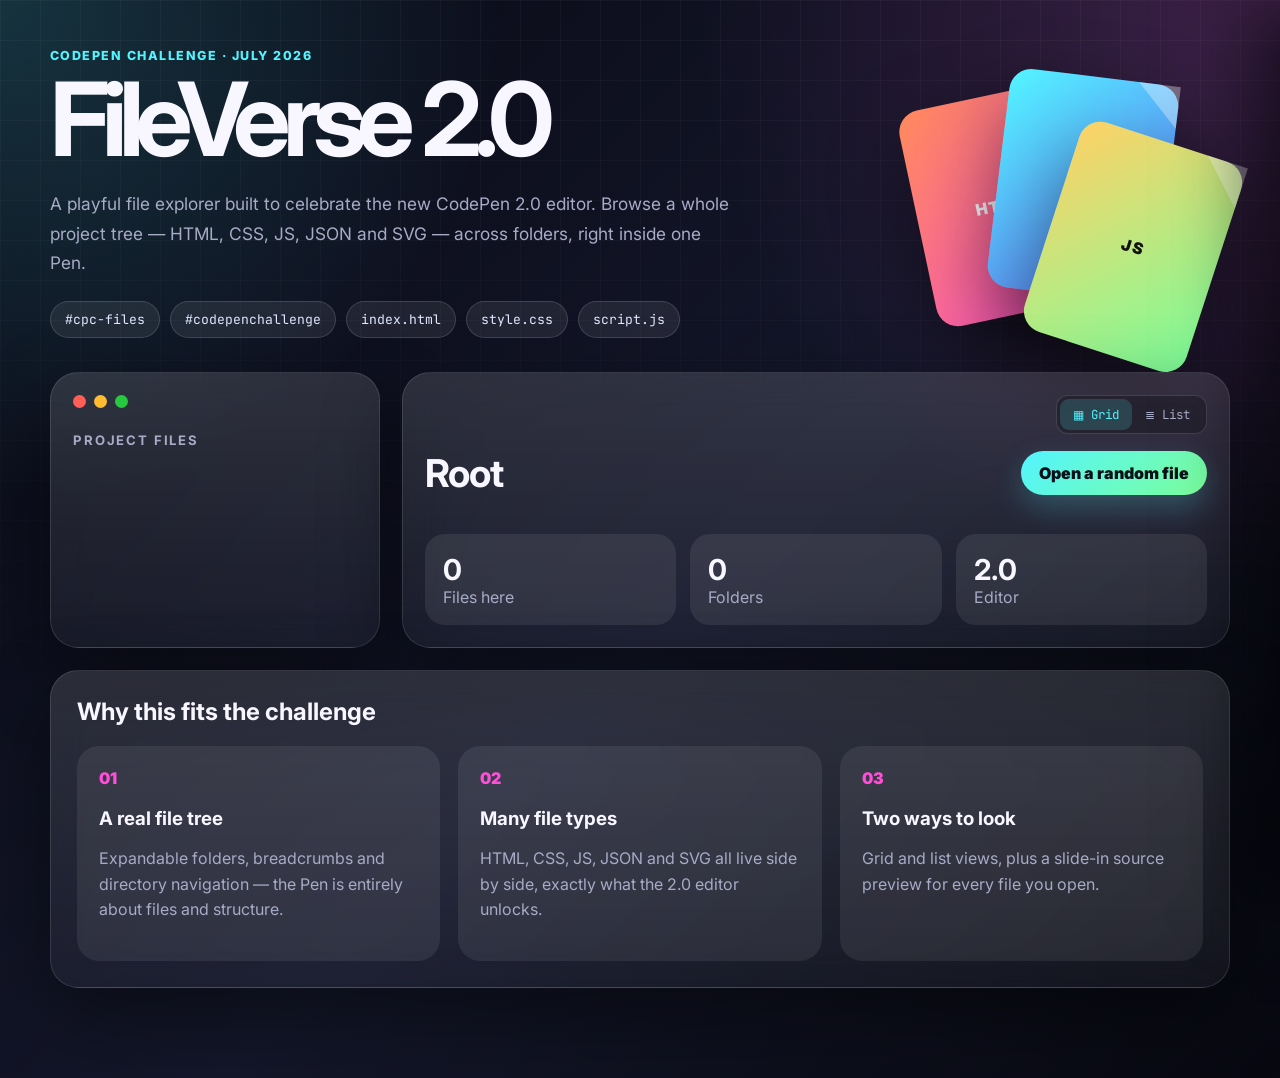
<file: index (16).html>
<!DOCTYPE html>
<html lang="en">
<head>
  <meta charset="UTF-8" />
  <meta name="viewport" content="width=device-width, initial-scale=1.0" />
  <title>FileVerse 2.0 — CodePen Challenge</title>
  <link rel="preconnect" href="https://fonts.googleapis.com" />
  <link rel="preconnect" href="https://fonts.gstatic.com" crossorigin />
  <link href="https://fonts.googleapis.com/css2?family=Inter:wght@400;600;800;900&family=JetBrains+Mono:wght@400;500;700&display=swap" rel="stylesheet" />
  <link rel="stylesheet" href="./style.css" />
</head>

<body>
  <main class="app">
    <!-- ── hero ── -->
    <section class="hero">
      <div>
        <p class="eyebrow">CodePen Challenge · July 2026</p>
        <h1>FileVerse 2.0</h1>
        <p class="subtitle">
          A playful file explorer built to celebrate the new CodePen 2.0 editor.
          Browse a whole project tree — HTML, CSS, JS, JSON and SVG — across folders,
          right inside one Pen.
        </p>
        <div class="tags">
          <span>#cpc-files</span>
          <span>#codepenchallenge</span>
          <span>index.html</span>
          <span>style.css</span>
          <span>script.js</span>
        </div>
      </div>

      <div class="file-stack" aria-hidden="true">
        <div class="paper html">HTML</div>
        <div class="paper css">CSS</div>
        <div class="paper js">JS</div>
      </div>
    </section>

    <!-- ── workspace ── -->
    <section class="workspace" aria-label="File browser workspace">
      <aside class="sidebar">
        <div class="window-controls" aria-hidden="true">
          <span></span><span></span><span></span>
        </div>
        <h2>Project files</h2>
        <div id="tree" class="tree"></div>
      </aside>

      <section class="preview">
        <div class="preview-header">
          <nav id="crumbs" class="crumbs" aria-label="Breadcrumb"></nav>
          <div class="view-toggle" role="group" aria-label="View mode">
            <button id="btnGrid" class="on" data-view="grid">▦ Grid</button>
            <button id="btnList" data-view="list">≣ List</button>
          </div>
        </div>

        <div class="dir-head">
          <h2 id="dirTitle">Root</h2>
          <button id="shuffleBtn" class="shuffle-btn">Open a random file</button>
        </div>

        <div id="grid" class="grid"></div>

        <div class="meta-grid">
          <article><strong id="mFiles">0</strong><span>Files here</span></article>
          <article><strong id="mFolders">0</strong><span>Folders</span></article>
          <article><strong>2.0</strong><span>Editor</span></article>
        </div>
      </section>
    </section>

    <!-- ── why it fits ── -->
    <section class="ideas">
      <h2>Why this fits the challenge</h2>
      <div class="idea-grid">
        <article>
          <span>01</span>
          <h3>A real file tree</h3>
          <p>Expandable folders, breadcrumbs and directory navigation — the Pen is entirely about files and structure.</p>
        </article>
        <article>
          <span>02</span>
          <h3>Many file types</h3>
          <p>HTML, CSS, JS, JSON and SVG all live side by side, exactly what the 2.0 editor unlocks.</p>
        </article>
        <article>
          <span>03</span>
          <h3>Two ways to look</h3>
          <p>Grid and list views, plus a slide-in source preview for every file you open.</p>
        </article>
      </div>
    </section>
  </main>

  <!-- ── preview drawer ── -->
  <div id="scrim" class="scrim"></div>
  <aside id="drawer" class="drawer" aria-label="File preview">
    <header class="dhead">
      <span id="pvIcon" class="dhead-icon"></span>
      <div class="dhead-t">
        <h3 id="pvName"></h3>
        <p id="pvPath"></p>
      </div>
      <button id="pvClose" class="close" aria-label="Close preview">×</button>
    </header>
    <div class="dbody">
      <div class="kv"><span>Type</span><b id="pvType"></b></div>
      <div class="kv"><span>Size</span><b id="pvSize"></b></div>
      <div class="kv"><span>Lines</span><b id="pvLines"></b></div>
      <div class="kv"><span>Modified</span><b id="pvMod"></b></div>
      <div class="screen">
        <pre id="pvCode"></pre>
      </div>
    </div>
  </aside>

  <script src="./script.js"></script>
</body>
</html>
</file>
<file: style.css>
:root {
  --bg: #080914;
  --panel: rgba(255, 255, 255, 0.08);
  --panel-strong: rgba(255, 255, 255, 0.13);
  --edge: rgba(255, 255, 255, 0.14);
  --text: #f8f7ff;
  --muted: #a7abc6;
  --faint: #656a8c;
  --cyan: #53f4ff;
  --pink: #ff4fd8;
  --yellow: #ffd166;
  --green: #7cff9b;
  --purple: #b98bff;
  --radius: 28px;
  --shadow: 0 30px 80px rgba(0, 0, 0, 0.45);
  --t-html: #ff8a5b;
  --t-css: #53f4ff;
  --t-js: #ffd166;
  --t-json: #7cff9b;
  --t-svg: #b98bff;
  --t-md: #a7abc6;
  --t-img: #53f4ff;
  --t-dir: #ff4fd8;
}

* { box-sizing: border-box; }
html { scroll-behavior: smooth; }
body {
  margin: 0;
  min-height: 100vh;
  font-family: Inter, system-ui, -apple-system, BlinkMacSystemFont, "Segoe UI", sans-serif;
  color: var(--text);
  background: radial-gradient(circle at top left, rgba(83, 244, 255, 0.18), transparent 30%), radial-gradient(circle at top right, rgba(255, 79, 216, 0.18), transparent 35%), linear-gradient(135deg, #080914, #14172a 55%, #070810);
  overflow-x: hidden;
  padding-bottom: 42px;
}
body::before {
  content: "";
  position: fixed;
  inset: 0;
  background-image: linear-gradient(rgba(255, 255, 255, 0.035) 1px, transparent 1px), linear-gradient(90deg, rgba(255, 255, 255, 0.035) 1px, transparent 1px);
  background-size: 40px 40px;
  pointer-events: none;
  z-index: 0;
  mask-image: linear-gradient(to bottom, black, transparent);
}
button, a, input { font: inherit; }
a { color: inherit; text-decoration: none; }

.loader {
  position: fixed;
  inset: 0;
  z-index: 100;
  display: grid;
  place-items: center;
  background: rgba(7, 8, 18, 0.96);
  transition: opacity .45s ease, visibility .45s ease;
}
.loader.is-done { opacity: 0; visibility: hidden; }
.loader-card {
  width: min(520px, calc(100% - 32px));
  padding: 32px;
  border: 1px solid var(--edge);
  border-radius: var(--radius);
  background: linear-gradient(180deg, var(--panel-strong), rgba(255,255,255,.045));
  box-shadow: var(--shadow);
  text-align: center;
}
.loader-files { position: relative; height: 120px; margin-bottom: 12px; }
.lf {
  position: absolute;
  inset: 20px auto auto 50%;
  width: 98px;
  height: 118px;
  display: grid;
  place-items: center;
  border-radius: 18px;
  font-weight: 950;
  box-shadow: var(--shadow);
  animation: bootFloat 1.4s ease-in-out infinite;
}
.lf.html { background: linear-gradient(135deg, #ff8a5b, #ff4fd8); transform: translateX(-125px) rotate(-12deg); }
.lf.css { background: linear-gradient(135deg, #53f4ff, #6574ff); transform: translateX(-49px) rotate(5deg); animation-delay: .18s; }
.lf.js { background: linear-gradient(135deg, #ffd166, #7cff9b); color: #101018; transform: translateX(30px) rotate(14deg); animation-delay: .36s; }
.loader-card h2 { margin: 8px 0 18px; }
.loader-bar { height: 10px; border-radius: 999px; background: rgba(255,255,255,.08); overflow: hidden; }
.loader-bar span { display: block; height: 100%; width: 65%; border-radius: inherit; background: linear-gradient(90deg, var(--cyan), var(--pink)); animation: load 1.2s ease-in-out infinite alternate; }

.app { position: relative; z-index: 1; width: min(1180px, calc(100% - 32px)); margin: 0 auto; padding: 48px 0; }
.hero { display: grid; grid-template-columns: 1.4fr 0.6fr; gap: 32px; align-items: center; margin-bottom: 34px; }
.eyebrow { margin: 0 0 10px; color: var(--cyan); font-weight: 800; letter-spacing: 0.12em; text-transform: uppercase; font-size: 0.78rem; }
h1 { margin: 0; font-size: clamp(3rem, 8vw, 7rem); line-height: 0.9; letter-spacing: -0.08em; }
.subtitle { max-width: 680px; margin: 24px 0; color: var(--muted); font-size: 1.08rem; line-height: 1.7; }
.tags, .hero-actions { display: flex; flex-wrap: wrap; gap: 10px; }
.tags span, .hero-actions a, .hero-actions button {
  border: 1px solid var(--edge);
  background: var(--panel);
  padding: 9px 14px;
  border-radius: 999px;
  color: #dfe7ff;
  font-family: "JetBrains Mono", monospace;
  font-size: 0.82rem;
}
.hero-actions { margin-top: 16px; }
.hero-actions a:hover, .hero-actions button:hover { border-color: rgba(83,244,255,.45); color: var(--cyan); }
.hero-actions button { cursor: pointer; }
.file-stack { position: relative; min-height: 280px; display: grid; place-items: center; }
.paper { position: absolute; width: 170px; height: 220px; display: grid; place-items: center; border-radius: 22px; font-weight: 950; letter-spacing: 0.08em; box-shadow: var(--shadow); animation: float 4s ease-in-out infinite; }
.paper::before { content: ""; position: absolute; top: 0; right: 0; border-top: 42px solid rgba(255, 255, 255, 0.35); border-left: 42px solid transparent; }
.paper.html { background: linear-gradient(135deg, #ff8a5b, #ff4fd8); transform: rotate(-12deg) translateX(-58px); }
.paper.css  { background: linear-gradient(135deg, #53f4ff, #6574ff); transform: rotate(7deg) translateX(24px) translateY(-10px); animation-delay: 0.4s; }
.paper.js   { background: linear-gradient(135deg, #ffd166, #7cff9b); color: #121212; transform: rotate(18deg) translateX(88px) translateY(28px); animation-delay: 0.8s; }

.submission-card, .terminal-panel, .sidebar, .preview, .ideas { border: 1px solid rgba(255, 255, 255, 0.12); background: linear-gradient(180deg, var(--panel-strong), rgba(255, 255, 255, 0.045)); border-radius: var(--radius); box-shadow: var(--shadow); backdrop-filter: blur(18px); }
.submission-card { display: flex; justify-content: space-between; gap: 22px; align-items: center; padding: 26px; margin-bottom: 22px; }
.submission-card h2 { margin: 0 0 10px; font-size: clamp(1.6rem, 4vw, 3rem); letter-spacing: -0.05em; }
.submission-card p:not(.eyebrow) { margin: 0; color: var(--muted); line-height: 1.7; max-width: 760px; }
.submission-score { min-width: 150px; padding: 20px; border-radius: 22px; background: rgba(83,244,255,.1); text-align: center; }
.submission-score strong { display: block; font-size: 3rem; line-height: 1; }
.submission-score span { color: var(--muted); }

.workspace { display: grid; grid-template-columns: 330px 1fr; gap: 22px; }
.sidebar { padding: 22px; }
.window-controls { display: flex; gap: 8px; margin-bottom: 24px; }
.window-controls span { width: 13px; height: 13px; border-radius: 50%; }
.window-controls span:nth-child(1) { background: #ff5f57; }
.window-controls span:nth-child(2) { background: #febc2e; }
.window-controls span:nth-child(3) { background: #28c840; }
.sidebar h2 { margin: 0 0 16px; font-size: 0.82rem; color: var(--muted); text-transform: uppercase; letter-spacing: 0.14em; }
.search-wrap { display: flex; align-items: center; gap: 8px; margin-bottom: 16px; padding: 10px 12px; border: 1px solid var(--edge); border-radius: 16px; background: rgba(0,0,0,.2); color: var(--muted); }
.search-wrap input { width: 100%; border: 0; outline: 0; background: transparent; color: var(--text); font-family: "JetBrains Mono", monospace; font-size: .82rem; }
.tree { display: flex; flex-direction: column; gap: 2px; }
.node { display: flex; align-items: center; gap: 11px; padding: 11px 12px; border: 1px solid transparent; border-radius: 16px; cursor: pointer; user-select: none; transition: 0.2s ease; }
.node:hover { background: rgba(255, 255, 255, 0.09); border-color: var(--edge); transform: translateX(4px); }
.node.open .tw { transform: rotate(90deg); }
.node .tw { width: 10px; color: var(--faint); font-size: 0.65rem; transition: transform 0.2s ease; }
.node .ic { width: 34px; height: 34px; display: grid; place-items: center; border-radius: 11px; background: rgba(255, 255, 255, 0.1); font-size: 1.05rem; }
.node .nm { font-family: "JetBrains Mono", monospace; font-size: 0.86rem; }
.node .count { margin-left: auto; font-family: "JetBrains Mono", monospace; font-size: 0.7rem; color: var(--faint); }
.children { margin-left: 15px; padding-left: 6px; border-left: 1px solid var(--edge); overflow: hidden; }
.preview { padding: 22px; }
.preview-header { display: flex; justify-content: space-between; align-items: center; gap: 16px; margin-bottom: 16px; flex-wrap: wrap; }
.crumbs { display: flex; align-items: center; gap: 8px; font-family: "JetBrains Mono", monospace; font-size: 0.85rem; color: var(--muted); overflow: hidden; }
.crumbs button { background: none; border: 0; cursor: pointer; color: var(--muted); font: inherit; padding: 4px 2px; }
.crumbs button:hover, .crumbs button:last-child { color: var(--cyan); }
.crumbs .sep { color: var(--faint); }
.view-toggle { display: flex; background: rgba(0, 0, 0, 0.25); border: 1px solid var(--edge); border-radius: 12px; padding: 3px; }
.view-toggle button { background: none; border: 0; cursor: pointer; color: var(--muted); font-family: "JetBrains Mono", monospace; font-size: 0.78rem; padding: 7px 13px; border-radius: 9px; transition: 0.18s; }
.view-toggle button.on { background: rgba(83, 244, 255, 0.16); color: var(--cyan); }
.dir-head { display: flex; align-items: center; justify-content: space-between; gap: 16px; margin-bottom: 18px; flex-wrap: wrap; }
.dir-head h2 { margin: 0; font-size: clamp(1.6rem, 3vw, 2.4rem); letter-spacing: -0.03em; }
.shuffle-btn { border: 0; border-radius: 999px; padding: 12px 18px; color: #071018; background: linear-gradient(135deg, var(--cyan), var(--green)); font-weight: 900; cursor: pointer; box-shadow: 0 12px 30px rgba(83, 244, 255, 0.22); }
.shuffle-btn:hover { filter: brightness(1.08); }
.grid { display: grid; grid-template-columns: repeat(auto-fill, minmax(155px, 1fr)); gap: 14px; }
.grid.list { grid-template-columns: 1fr; gap: 8px; }
.card { position: relative; padding: 18px 16px; border: 1px solid var(--edge); border-radius: 20px; background: rgba(255, 255, 255, 0.06); cursor: pointer; overflow: hidden; transition: transform 0.16s ease, border-color 0.16s ease, background 0.16s ease; animation: pop 0.32s cubic-bezier(0.2, 0.8, 0.3, 1) both; }
.card:hover { transform: translateY(-3px); background: rgba(255, 255, 255, 0.1); border-color: rgba(255, 255, 255, 0.25); }
.card::after { content: ""; position: absolute; top: 0; left: 0; right: 0; height: 3px; background: var(--tone, var(--faint)); }
.card .glyph { width: 46px; height: 46px; display: grid; place-items: center; border-radius: 14px; background: rgba(255, 255, 255, 0.1); font-size: 1.35rem; margin-bottom: 14px; }
.card .nm { font-family: "JetBrains Mono", monospace; font-size: 0.84rem; font-weight: 500; word-break: break-all; }
.card .meta { margin-top: 6px; font-family: "JetBrains Mono", monospace; font-size: 0.72rem; color: var(--muted); }
.card .tag { position: absolute; top: 14px; right: 14px; font-family: "JetBrains Mono", monospace; font-size: 0.6rem; letter-spacing: 0.08em; text-transform: uppercase; font-weight: 800; color: #060810; background: var(--tone, var(--faint)); padding: 3px 7px; border-radius: 7px; }
.grid.list .card { display: flex; align-items: center; gap: 16px; padding: 12px 16px; }
.grid.list .card .glyph { margin: 0; width: 38px; height: 38px; font-size: 1.1rem; }
.grid.list .card .meta { margin: 0; margin-left: auto; }
.grid.list .card .tag { position: static; margin-left: 4px; }
.grid.list .card:hover { transform: translateX(4px); }
.empty-state { margin: 16px 0 0; padding: 16px; border: 1px dashed var(--edge); border-radius: 18px; color: var(--muted); text-align: center; }
.meta-grid { display: grid; grid-template-columns: repeat(3, 1fr); gap: 14px; margin-top: 20px; }
.meta-grid article { padding: 18px; border-radius: 20px; background: rgba(255, 255, 255, 0.08); }
.meta-grid strong { display: block; font-size: 1.8rem; }
.meta-grid span { color: var(--muted); }

.terminal-panel { margin-top: 22px; overflow: hidden; }
.terminal-head { display: flex; align-items: center; gap: 12px; padding: 16px 20px; border-bottom: 1px solid var(--edge); }
.terminal-head .window-controls { margin: 0; }
.terminal-log { min-height: 150px; padding: 20px; background: rgba(0,0,0,.24); font-family: "JetBrains Mono", monospace; color: #d9e6ff; }
.terminal-log p { margin: 0 0 8px; }
.terminal-log span { color: var(--green); }
.terminal-actions { display: flex; flex-wrap: wrap; gap: 10px; padding: 16px 20px; }
.terminal-actions button { border: 1px solid var(--edge); border-radius: 999px; padding: 9px 13px; color: var(--cyan); background: rgba(83,244,255,.08); cursor: pointer; }
.terminal-actions button:hover { background: rgba(83,244,255,.16); }
.ideas { margin-top: 22px; padding: 26px; }
.ideas h2 { margin-top: 0; }
.idea-grid { display: grid; grid-template-columns: repeat(3, 1fr); gap: 18px; }
.idea-grid article { padding: 22px; border-radius: 22px; background: rgba(255, 255, 255, 0.075); }
.idea-grid span { color: var(--pink); font-weight: 950; }
.idea-grid h3 { margin-bottom: 8px; }
.idea-grid p { color: var(--muted); line-height: 1.6; }
.status-bar { position: fixed; left: 0; right: 0; bottom: 0; z-index: 19; display: flex; justify-content: center; gap: 18px; flex-wrap: wrap; padding: 9px 14px; border-top: 1px solid var(--edge); background: rgba(8,9,20,.92); backdrop-filter: blur(16px); color: var(--muted); font-family: "JetBrains Mono", monospace; font-size: .75rem; }
.scrim { position: fixed; inset: 0; z-index: 20; background: rgba(5, 8, 16, 0.55); backdrop-filter: blur(3px); opacity: 0; pointer-events: none; transition: opacity 0.3s; }
.scrim.show { opacity: 1; pointer-events: auto; }
.drawer { position: fixed; top: 0; right: 0; bottom: 0; z-index: 21; width: min(460px, 92vw); display: flex; flex-direction: column; background: linear-gradient(180deg, #0d1020, #0a0c18); border-left: 1px solid var(--edge); box-shadow: -30px 0 70px rgba(0, 0, 0, 0.55); transform: translateX(100%); transition: transform 0.34s cubic-bezier(0.2, 0.8, 0.3, 1); }
.drawer.show { transform: none; }
.dhead { display: flex; align-items: flex-start; gap: 14px; padding: 24px; border-bottom: 1px solid var(--edge); }
.dhead-icon { width: 52px; height: 52px; display: grid; place-items: center; border-radius: 15px; background: rgba(255, 255, 255, 0.1); font-size: 1.6rem; }
.dhead-t h3 { margin: 0; font-family: "JetBrains Mono", monospace; font-size: 1rem; word-break: break-all; }
.dhead-t p { margin: 6px 0 0; font-family: "JetBrains Mono", monospace; font-size: 0.78rem; color: var(--muted); }
.close { margin-left: auto; width: 34px; height: 34px; border-radius: 10px; border: 1px solid var(--edge); background: rgba(255, 255, 255, 0.06); color: var(--muted); font-size: 1.2rem; cursor: pointer; flex: none; }
.close:hover { color: var(--cyan); }
.dbody { padding: 24px; overflow-y: auto; flex: 1; }
.kv { display: flex; justify-content: space-between; padding: 11px 0; border-bottom: 1px solid var(--edge); font-family: "JetBrains Mono", monospace; font-size: 0.82rem; }
.kv span { color: var(--muted); }
.screen { position: relative; margin-top: 20px; padding: 20px; border-radius: 18px; border: 1px solid var(--edge); background: linear-gradient(180deg, rgba(0,0,0,0.3), rgba(0,0,0,0.46)), #080b16; max-height: 340px; overflow: auto; }
.screen::before { content: "SOURCE PREVIEW"; display: block; margin-bottom: 14px; color: var(--cyan); font-size: 0.68rem; font-weight: 900; letter-spacing: 0.18em; }
pre { margin: 0; white-space: pre; color: #d9e6ff; line-height: 1.7; font-family: "JetBrains Mono", monospace; font-size: 0.82rem; }
pre .c { color: var(--cyan); } pre .a { color: var(--yellow); } pre .k { color: var(--pink); }
::-webkit-scrollbar { width: 9px; height: 9px; } ::-webkit-scrollbar-thumb { background: var(--edge); border-radius: 9px; } ::-webkit-scrollbar-track { background: transparent; }
@keyframes float { 0%,100%{ translate:0 0; } 50%{ translate:0 -18px; } }
@keyframes pop { from{ opacity:0; transform:translateY(10px) scale(.98); } to{ opacity:1; transform:none; } }
@keyframes bootFloat { 0%,100%{ margin-top:0; } 50%{ margin-top:-12px; } }
@keyframes load { from{ width:22%; } to{ width:100%; } }
@media (max-width: 850px) { .hero, .workspace, .idea-grid { grid-template-columns: 1fr; } .file-stack { min-height: 230px; } .meta-grid { grid-template-columns: 1fr; } .submission-card { align-items: stretch; flex-direction: column; } }
@media (prefers-reduced-motion: reduce) { * { animation: none !important; transition: none !important; } }
</file>
